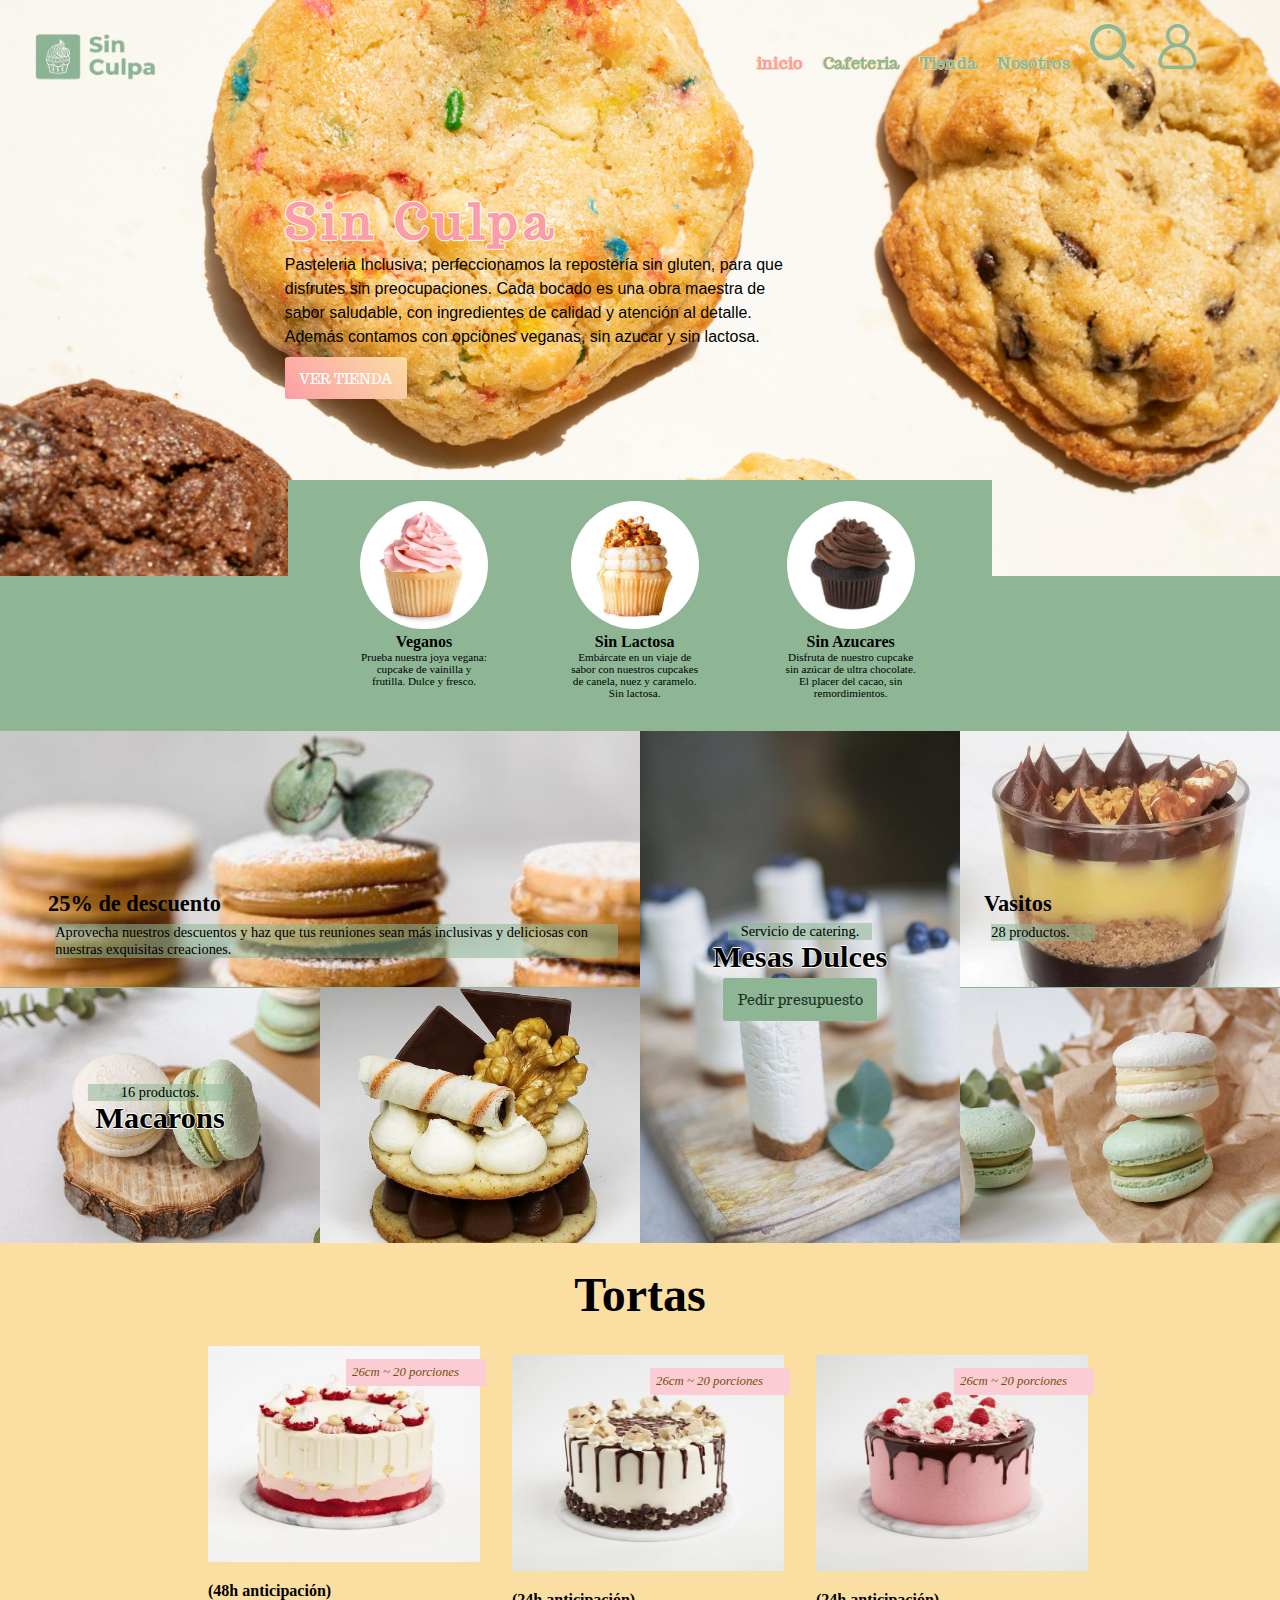
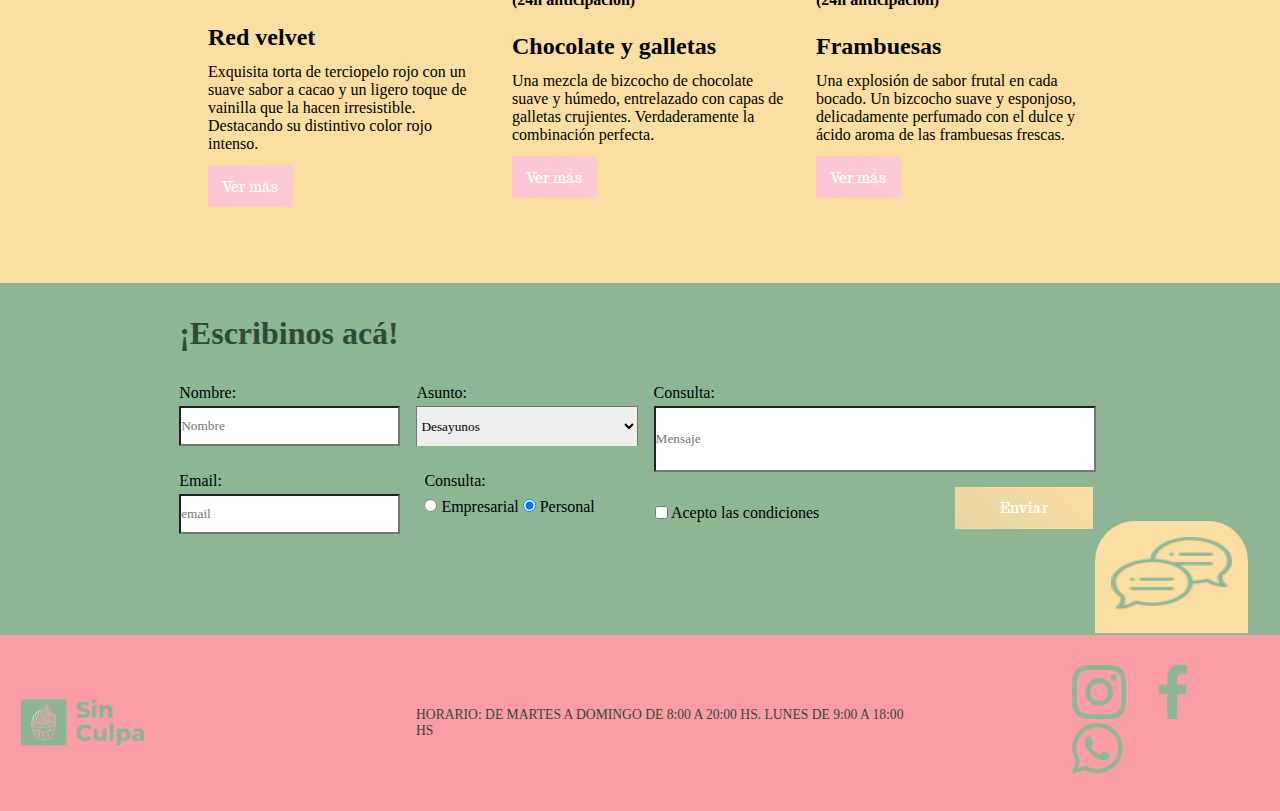
<file: diseñosWebs/obligatorio/index.html>
<!DOCTYPE html>
<html lang="es">

<head>
  <meta charset="UTF-8">
  <meta name="viewport" content="width=device-width, initial-scale=1.0">
  <link rel="stylesheet" href="estilo.css">
  <title>Sin Culpa.</title>
</head>

<body id="bodyIndex">
  <div class="encabezado">
    <header>
      <a href="index.html"> <img src="img/logo.png" alt="logo: Sin culpa" class="logo"> </a>

      <nav>
        <a href="index.html" class="actual">inicio</a>
        <a href="cafeteria.html">Cafeteria</a>
        <a href="error.html">Tienda</a>
        <a href="error.html">Nosotros</a>
        <a href="error.html"><img src="img/lupa.png" alt="" class="iconos"></a>
        <a href="error.html"><img src="img/usuario.png" alt="" class="iconos"></a>
      </nav>
    </header>
    <div class="contenedor">
      <h1>Sin Culpa</h1>
      <p>Pasteleria Inclusiva; perfeccionamos la repostería sin gluten,
        para que disfrutes sin preocupaciones. Cada bocado es una obra maestra de sabor
        saludable, con ingredientes de calidad y atención al detalle. Además contamos con opciones veganas, sin azucar y
        sin lactosa.</p>
      <a href="index.html" id="verTienda">VER TIENDA</a>

    </div>
  </div>

  <div id="relative">

    <article id="art1"> <img src="img/vegana.jpg" alt="">
      <h4>Veganos</h4>
      <p>Prueba nuestra joya vegana: cupcake de vainilla y frutilla. Dulce y fresco.</p>
    </article>
    <article id="art2"><img src="img/sinLacteos.jpg" alt="">
      <h4>Sin Lactosa</h4>
      <p>Embárcate en un viaje de sabor con nuestros cupcakes de canela, nuez y caramelo. Sin lactosa.</p>
    </article>
    <article id="art3"><img src="img/sinAzucares.jpg" alt="">
      <h4>Sin Azucares</h4>
      <p>Disfruta de nuestro cupcake sin azúcar de ultra chocolate. El placer del cacao, sin remordimientos.</p>
    </article>
  </div>




  <section id="catering">
    <div id="cateringOff">
      <article>
        <h3>25% de descuento</h3>
        <p id="descuento">Aprovecha nuestros descuentos y haz que tus reuniones sean más inclusivas y deliciosas con
          nuestras
          exquisitas
          creaciones.</p>
      </article>
    </div>

    <div id="dosContenedor">
      <div id="macarons">
        <article>
          <p>16 productos.</p>
          <h2>Macarons</h2>
        </article>
      </div>
      <div id="masaSablee"></div>
    </div>

    <div id="mesaDulce">
      <article>
        <p>Servicio de catering.</p>
        <h2>Mesas Dulces</h2>
        <a href="error.html" class="botonVerde">Pedir presupuesto</a>
      </article>
    </div>
    <div id="vasitos">
      <article>
        <h3>Vasitos</h3>
        <p>28 productos.</p>
      </article>
    </div>
    <div id="macaronsDos"></div>
  </section>


  <section id="sectionTortas">
    <div id="tortas">
      <h1>Tortas</h1>
      <div id="articulos">

        <article id="tortasArt1">
          <blockquote><em>26cm ~ 20 porciones</em></blockquote><img src="img/torta1.jpg" alt="Torta red velvet">

          <p><b>(48h anticipación)</b></p>
          <h2>Red velvet</h2>
          <p>Exquisita torta de terciopelo rojo con un suave sabor a cacao y un ligero toque de vainilla que la hacen
            irresistible. Destacando su distintivo color rojo intenso.</p>
          <a href="index.html" class="botonTortas"> Ver más </a>
        </article>
        <article id="tortasArt2">
          <blockquote><em>26cm ~ 20 porciones</em></blockquote><img src="img/torta2.jpg"
            alt="Torta de chocolate y galletas">
          <p><b>(24h anticipación)</b></p>
          <h2>Chocolate y galletas</h2>
          <p>Una mezcla de bizcocho de chocolate suave y húmedo, entrelazado con capas de galletas crujientes.
            Verdaderamente la combinación perfecta.</p>
            <a href="index.html" class="botonTortas"> Ver más </a>
          </article>
        <article id="tortasArt3">
          <blockquote><em>26cm ~ 20 porciones</em></blockquote><img src="img/torta3.jpg" alt="Torta de frambuesas">
          <p><b>(24h anticipación)</b></p>
          <h2>Frambuesas</h2>
          <p> Una explosión de sabor frutal en cada bocado. Un bizcocho suave y esponjoso, delicadamente perfumado con
            el
            dulce y ácido aroma de las frambuesas frescas. </p>
            <a href="index.html" class="botonTortas"> Ver más </a>
          </article>
      </div>
    </div>
  </section>

  <section id="form">

    <h2>¡Escribinos acá!</h2>
    <form action="form">

      <div class="juntos" id="nomb">
        <label for="nombre" class="alinear">Nombre:</label>
        <input type="text" placeholder="Nombre" id="nombre" class="input" required>
      </div>

      <div id="separar" class="juntos">
        <label for="asunto" class="alinear">Asunto:</label>
        <select name="asunto" id="asunto">
          <option value="mapa">Desayunos</option>
          <option value="mapa">alguna idea diferente</option>
          <option value="mapa">Eventos</option>
          <option value="mapa">Otro</option>
        </select>
      </div>

      <div id="mj" class="juntos">
        <label for="mensaje" class="alinear">Consulta:</label>
        <input type="text" placeholder="Mensaje" class="input" id="mensaje" required>
        
      </div>


      <div class="treinta" id="em">
        <label for="email" class="alinear">Email:</label>
        <input type="email" placeholder="email" id="email" class="input" required>
      </div>



      <div class="divv" id="consulta">
        <p class="divv" id="ji">Consulta:</p>
        <input type="radio" name="consulta" id="acuerdo">
        <label for="acuerdo">Empresarial</label>
        <input type="radio" name="consulta" id="personal" checked>
        <label for="personal">Personal</label>

      </div>



      <div id="massAcepto">
        <input type="checkbox" id="acepto">
        <label for="acepto">Acepto las condiciones</label>
      </div>
      <div class="divv" id="button">
        <button formaction="index.html" class="botonAmarillo">Enviar</button>
      </div>
    </form>
    <a href="index.html"> <img src="img/chat.png" alt="chat" id="chat"> </a>
  </section>

  <footer>
    <a href="index.html"> <img src="img/logo.png" alt="logo: Sin culpa" id="logoFooter"> </a>
    <p>HORARIO: DE MARTES A DOMINGO DE 8:00 A 20:00 HS. LUNES DE 9:00 A 18:00 HS</p>
    <div id="iconosSeparar">
      <a href="https://www.instagram.com/?hl=en"> <img src="img/instagram.png" alt="" class="iconosFooter"> </a>
      <a href="https://es-la.facebook.com/"> <img src="img/facebook.png" alt="" class="iconosFooter"> </a>
      <a href="https://web.whatsapp.com/"> <img src="img/whatsapp.png" alt="" class="iconosFooter"> </a>
    </div>


  </footer>

</body>

</html>
</file>
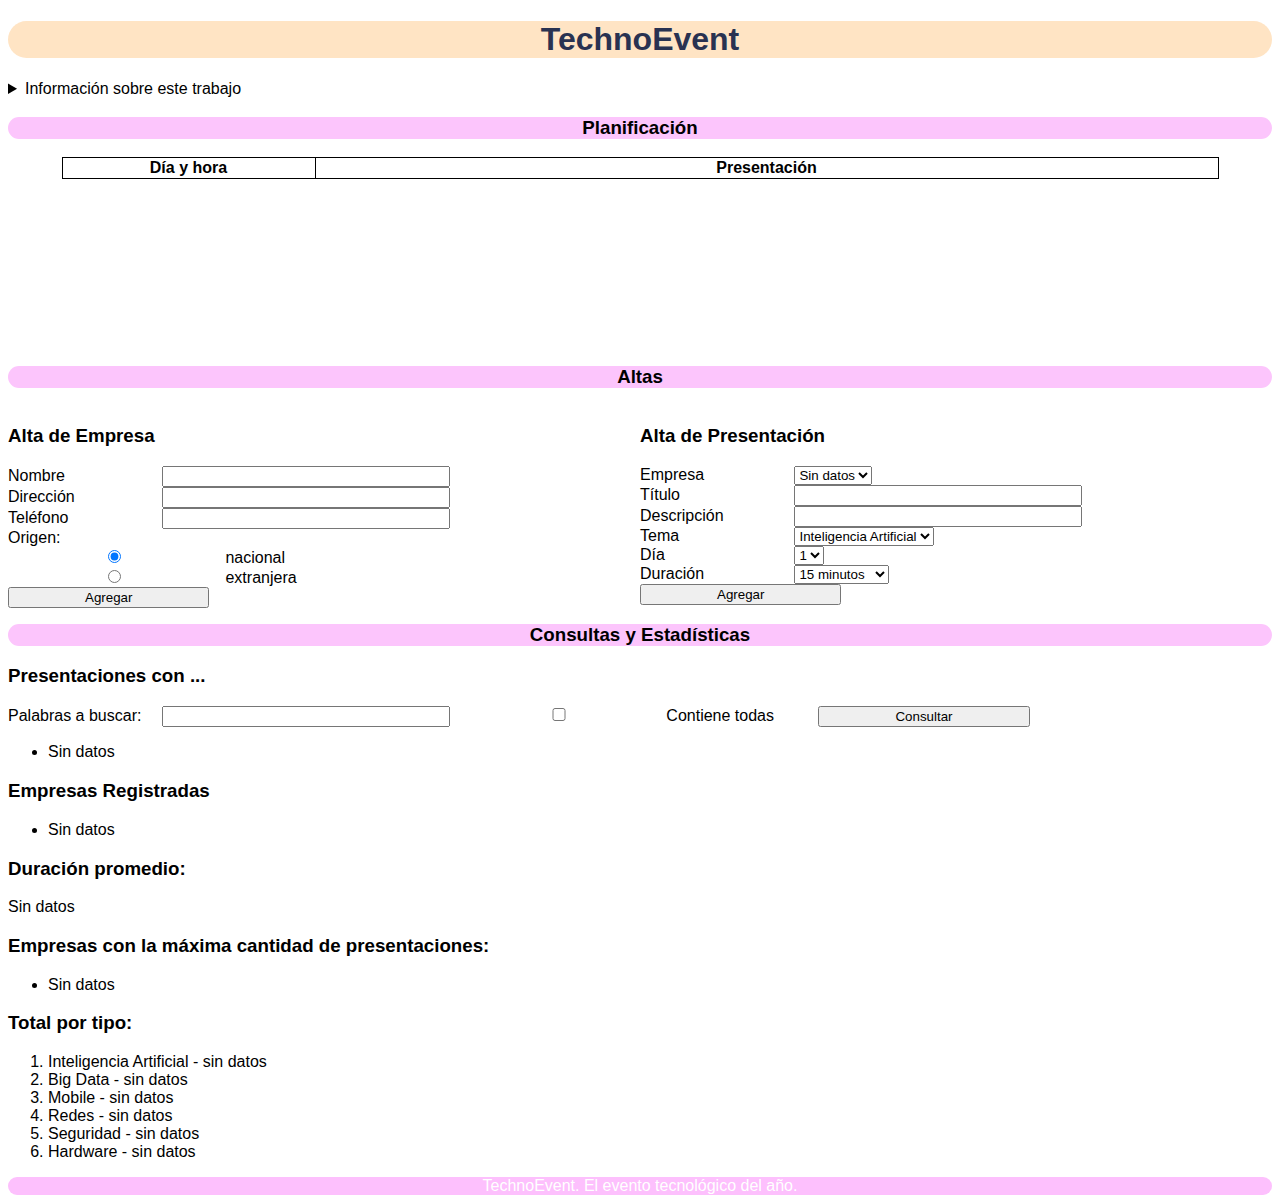
<file: diseñosWebs/obligatoriojs/index.html>
<!-- Erica Silva  -->

<!DOCTYPE html>
<html lang="es">
<head>
	<meta charset="utf-8">
	<meta name="viewport" content="width=device-width, initial-scale=1">
	<title>Obligatorio</title> 
	<link rel="stylesheet" type="text/css" href="CSS/style.css">
	<script type="text/javascript" src="JS/clases.js"></script>
	<script type="text/javascript" src="JS/funciones.js"></script>
</head>

<body>
	<header id="title">
		 <h1>TechnoEvent</h1>
		
	</header> 

	<details>
		<summary>Información sobre este trabajo</summary>
		<p>Página para un evento tecnológico.</p>
		<p>Sistema creado por: Erica Silva.</p>
		
	</details>

	<article class="table-article">
		<h3 class="subtitle">Planificación</h3>
		<section class="table-section">
			<h6 id="hiddenTitle">Vacio</h6> <!--En CSS tiene 'display: none' para eliminar un warning al validar-->
			<table>
				<thead>
					<tr>
						<th class="day-row">Día y hora</th>
						<th class="presentation-row">Presentación</th>
					</tr>
				</thead>
				<tbody id="idTableBody">
					<tr class="table-day-one">
						<td>1 - 8:00</td>
						<td rowspan="2">1era Presentación del día 1 de 30 minutos</td>
					</tr>
					<tr class="table-day-one">
						<td>1 - 8:15</td>
					</tr>
					<tr class="table-day-one">
						<td>1 - 8:30</td>
						<td rowspan="3">2da Presentación del día 1 de 45 minutos</td>
					</tr>
					<tr class="table-day-one">
						<td>1 - 8:45</td>
					</tr>
					<tr class="table-day-one">
						<td>1 - 9:00</td>
					</tr>
					<tr class="table-day-one">
						<td>1 - 9:15</td>
						<td>3era Presentación del día 1 de 15 minutos</td>
					</tr>
					<tr class="table-day-two">
						<td>2 - 8:00</td>
						<td>1era Presentación del día 2 de 15 minutos</td>
					</tr>
					<tr class="table-day-two">
						<td>2 - 8:15</td>
						<td rowspan="2">2da Presentación del día 2 de 30 minutos</td>
					</tr>
					<tr class="table-day-two">
						<td>2 - 8:30</td>
					</tr>
					<tr class="table-day-three">
						<td>3 - 8:00</td>
						<td rowspan="4">1era Presentación del día 3 de 60 minutos</td>
					</tr>
					<tr class="table-day-three">
						<td>3 - 8:15</td>
					</tr>
					<tr class="table-day-three">
						<td>3 - 8:30</td>
					</tr>
					<tr class="table-day-three">
						<td>3 - 8:45</td>
					</tr>
					<tr class="table-day-four">
						<td>4 - 8:00</td>
						<td rowspan="3">1era Presentación del día 4 de 45 minutos</td>
					</tr>
					<tr class="table-day-four">
						<td>4 - 8:15</td>
					</tr>
					<tr class="table-day-four">
						<td>4 - 8:30</td>
					</tr>
					<tr class="table-day-five">
						<td>5 - 8:00</td>
						<td rowspan="4">1era Presentación del día 5 de 60 minutos</td>
					</tr>
					<tr class="table-day-five">
						<td>5 - 8:15</td>
					</tr>
					<tr class="table-day-five">
						<td>5 - 8:30</td>
					</tr>
					<tr class="table-day-five">
						<td>5 - 8:45</td>
					</tr>
				</tbody>
			</table>
		</section>
	</article>

	<article class="form-article">
		<h3 class="subtitle">Altas</h3>
		<section class="form-section">
			<h3>Alta de Empresa</h3>
			<form action="#" method="get" id="idCompany">
				<div>
					<label for="companyName" class="form-label">Nombre</label>
					<input type="text" name="companyName" id="companyName" class="text-box" maxlength="30" required>
				</div>
				<div>
					<label for="companyAddress" class="form-label">Dirección</label>
					<input type="text" name="companyAddress" id="companyAddress" class="text-box" maxlength="30" required>
				</div>
				<div>
					<label for="companyPhoneNumber" class="form-label">Teléfono</label>
					<input type="text" name="companyPhoneNumber" id="companyPhoneNumber" class="text-box" maxlength="30" required>
				</div>

				<div>
					<p class="origin-label">Origen:</p>
					<div>
						<input type="radio" name="origin" id="nationalOrigin" value="nacional" checked>
						<label for="nationalOrigin">nacional</label>
					</div> 
					<div>
						<input type="radio" name="origin" id="foreignOrigin" value="extranjera">
						<label for="foreignOrigin">extranjera</label>
					</div>
				</div>

				<div>
					<button type="button" id="addCompanyButton">Agregar</button>
				</div>
			</form>
		</section>
		
		<section>
			<h3 id="presentationSubtitle">Alta de Presentación</h3>
			<form action="#" method="get" id="idPresentation">
				<div>
					<label for="companyCombo" class="form-label">Empresa</label>
					<select name="companyCombo" id="companyCombo">
						<option>Sin datos</option>
					</select>
				</div>
				<div>
					<label for="presentationTitle" class="form-label">Título</label>
					<input type="text" name="presentationTitle" id="presentationTitle" class="text-box" maxlength="30" required>
				</div>
				<div>
					<label for="presentationDescription" class="form-label">Descripción</label>
					<input type="text" name="presentationDescription" id="presentationDescription" class="text-box" maxlength="60" required>
				</div>
				<div>
					<label for="presentationTopic" class="form-label">Tema</label>
					<select name="presentationTopic" id="presentationTopic">
						<option>Inteligencia Artificial</option>
						<option>Big Data</option>
						<option>Mobile</option>
						<option>Redes</option>
						<option>Seguridad</option>
						<option>Hardware</option>
					</select>
				</div>
				<div>
					<label for="presentationDay" class="form-label">Día</label>
					<select name="presentationDay" id="presentationDay">
						<option>1</option>
						<option>2</option>
						<option>3</option>
						<option>4</option>
						<option>5</option>
					</select>
				</div>
				<div>
					<label for="presentationLength" class="form-label">Duración</label>
					<select name="presentationLength" id="presentationLength">
						<option>15 minutos</option>
						<option>30 minutos</option>
						<option>45 minutos</option>
						<option>60 minutos</option>
						<option>120 minutos</option>
						<option>180 minutos</option>
					</select>
				</div>
				<div>
					<button type="button" id="addPresentationButton">Agregar</button>
				</div>
			</form>
		</section>

		<h3 class="subtitle">Consultas y Estadísticas</h3>
		<section>
			<h3>Presentaciones con ...</h3>
			<div>
				<form id="idSearch">
					<label for="searchBox" class="form-label">Palabras a buscar:</label>
					<input type="text" name="searchBox" id="searchBox" class="text-box" maxlength="30" required>
					<input type="checkbox" name="containAll" id="idCheckBox">
					<label for="idCheckBox" class="checkbox-label">Contiene todas</label>
					<button type="button" id="searchButton">Consultar</button>
				</form>
			</div>

			<ul id="searchList">
				<li>Sin datos</li>
			</ul>

			<h3>Empresas Registradas</h3>
			<ul id="companyList">
				<li>Sin datos</li>
			</ul>

			<h3>Duración promedio:</h3>
			<p id="averageTime">Sin datos</p>

			<h3>Empresas con la máxima cantidad de presentaciones:</h3>
			<ul id="maxCompanyList">
				<li>Sin datos</li>
			</ul>

			<h3>Total por tipo:</h3>
			<ol id="topicList">
				<li>Inteligencia Artificial - <span id="topicAI">sin datos</span></li>
				<li>Big Data - <span id="topicBigData">sin datos</span></li>
				<li>Mobile - <span id="topicMobile">sin datos</span></li>
				<li>Redes - <span id="topicSocialMedia">sin datos</span></li>
				<li>Seguridad - <span id="topicSecurity">sin datos</span></li>
				<li>Hardware - <span id="topicHardware">sin datos</span></li>
			</ol>
		</section>
	</article>

	<footer>
		TechnoEvent. El evento tecnológico del año.
	</footer>

</body>
</html>
</file>
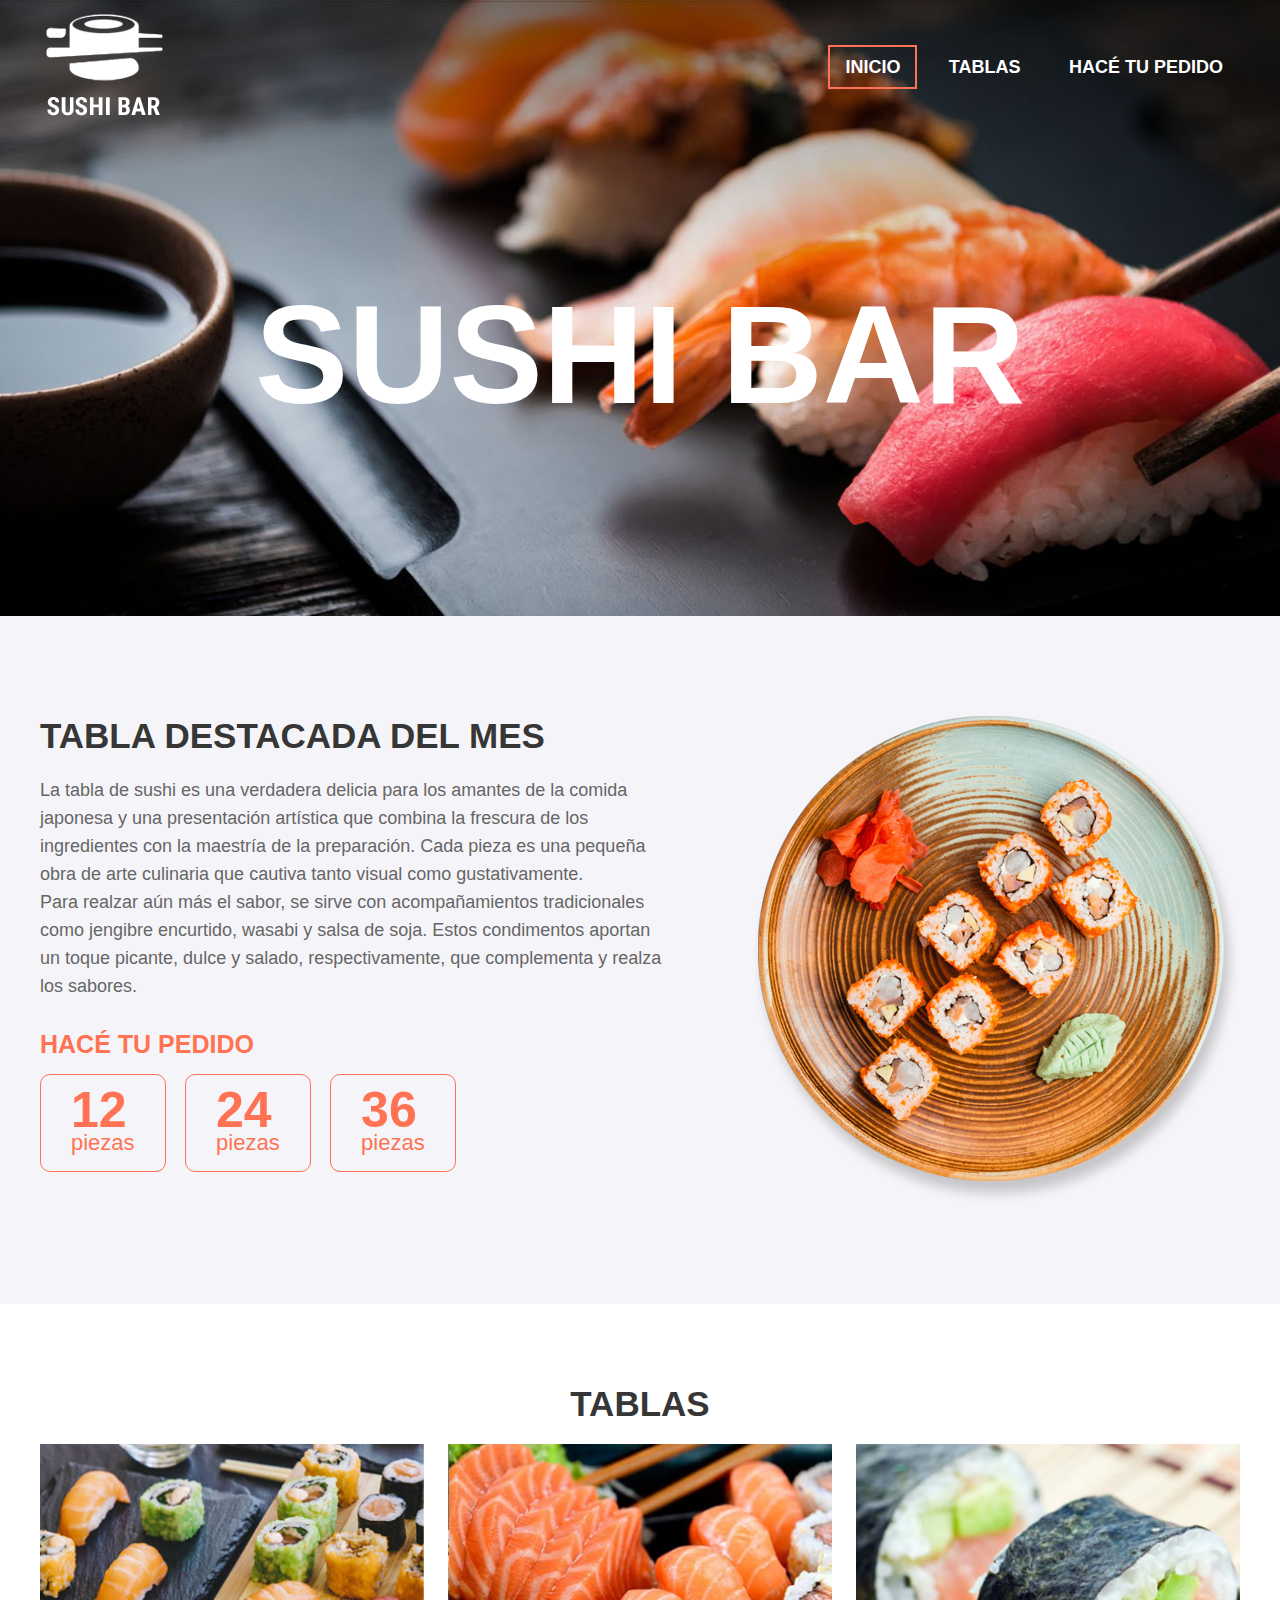
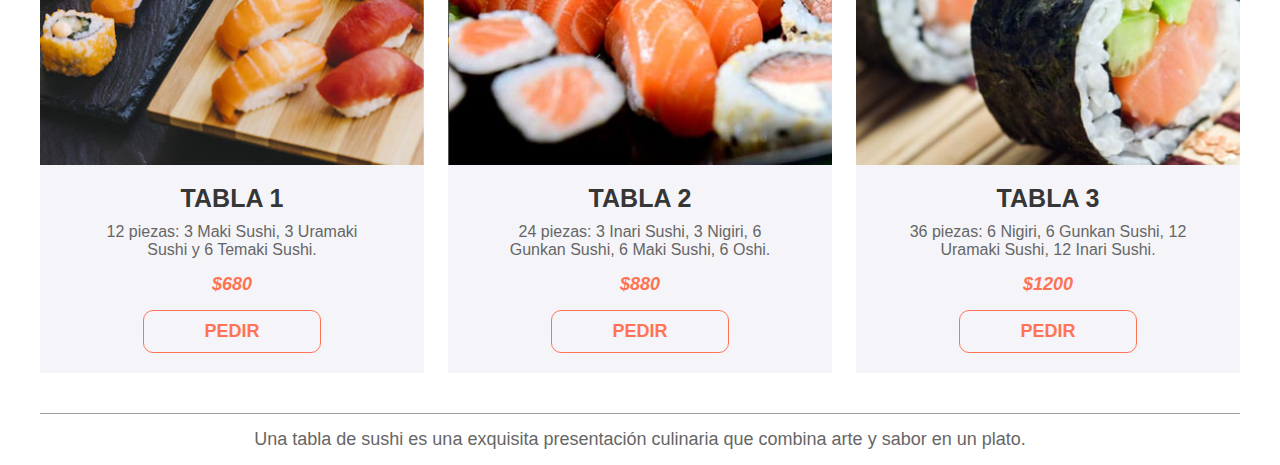
<file: diseñosWebs/PARCIAL/index.html>
<!DOCTYPE html>
<html lang="es">

<head>
    <meta charset="UTF-8">
    <meta name="viewport" content="width=device-width, initial-scale=1.0">
    <title>SUSHI BAR – Bienvenidos!</title>
    <link rel="stylesheet" href="estilos.css">
</head>

<body>
    <div id="encabezado">
        <header class="contenedor">
            <a href="index.html">
                <img src="img/logo_blanco.png" alt="logo del sushi bar">
            </a>
            <nav>
                <a href="index.html" class="actual">INICIO</a>
                <a href="#tablas">TABLAS</a>
                <a href="pedidos.html">HACÉ TU PEDIDO</a>
            </nav>
        </header>

        <h1>SUSHI BAR</h1>
    </div>

    <main>

        <section id="destacada">
            <article class="contenedor">
                <div>
                    <h2>TABLA DESTACADA DEL MES</h2>
                    <p>
                        La tabla de sushi es una verdadera delicia para los amantes de la comida japonesa y una
                        presentación artística que combina la frescura de los ingredientes con la maestría de la
                        preparación. Cada pieza es una pequeña obra de arte culinaria que cautiva tanto visual como
                        gustativamente. <br>
                        Para realzar aún más el sabor, se sirve con acompañamientos tradicionales como jengibre
                        encurtido, wasabi y salsa de soja. Estos condimentos aportan un toque picante, dulce y salado,
                        respectivamente, que complementa y realza los sabores.
                    </p>
                    <h3>HACÉ TU PEDIDO</h3>
                    <a href="#uno"><span>12</span> piezas</a>
                    <a href="#uno"><span>24</span> piezas</a>
                    <a href="#uno"><span>36</span> piezas</a>
                </div>
                <img src="img/destacado.png" alt="Tabla destacada del mes">
            </article>
        </section>

        <section id="tablas" class="contenedor">
            <h2> TABLAS</h2>
            <article>
                <img src="img/tabla1.jpg" alt="tabla de sushi 1" id="uno">
                <h3> TABLA 1</h3>
                <p> 12 piezas: 3 Maki Sushi, 3 Uramaki Sushi y 6 Temaki Sushi.</p>
                <p class="precio">$680</p>
                <a href="pedidos.html">PEDIR</a>
            </article>
            <article>
                <img src="img/tabla2.jpg" alt="tabla de sushi 2">
                <h3> TABLA 2</h3>
                <p>24 piezas: 3 Inari Sushi, 3 Nigiri, 6 Gunkan Sushi, 6 Maki Sushi, 6 Oshi.</p>
                <p class="precio">$880</p>
                <a href="pedidos.html">PEDIR</a>
            </article>
            <article>
                <img src="img/tabla3.jpg" alt="tabla de sushi 3">
                <h3> TABLA 3</h3>
                <p> 36 piezas: 6 Nigiri, 6 Gunkan Sushi, 12 Uramaki Sushi, 12 Inari Sushi.</p>
                <p class="precio">$1200</p>
                <a href="pedidos.html">PEDIR</a>
            </article>
        </section>
    </main>

    <footer class="contenedor footer">
        Una tabla de sushi es una exquisita presentación culinaria que combina arte y sabor en un plato.
    </footer>

</body>

</html>
</file>
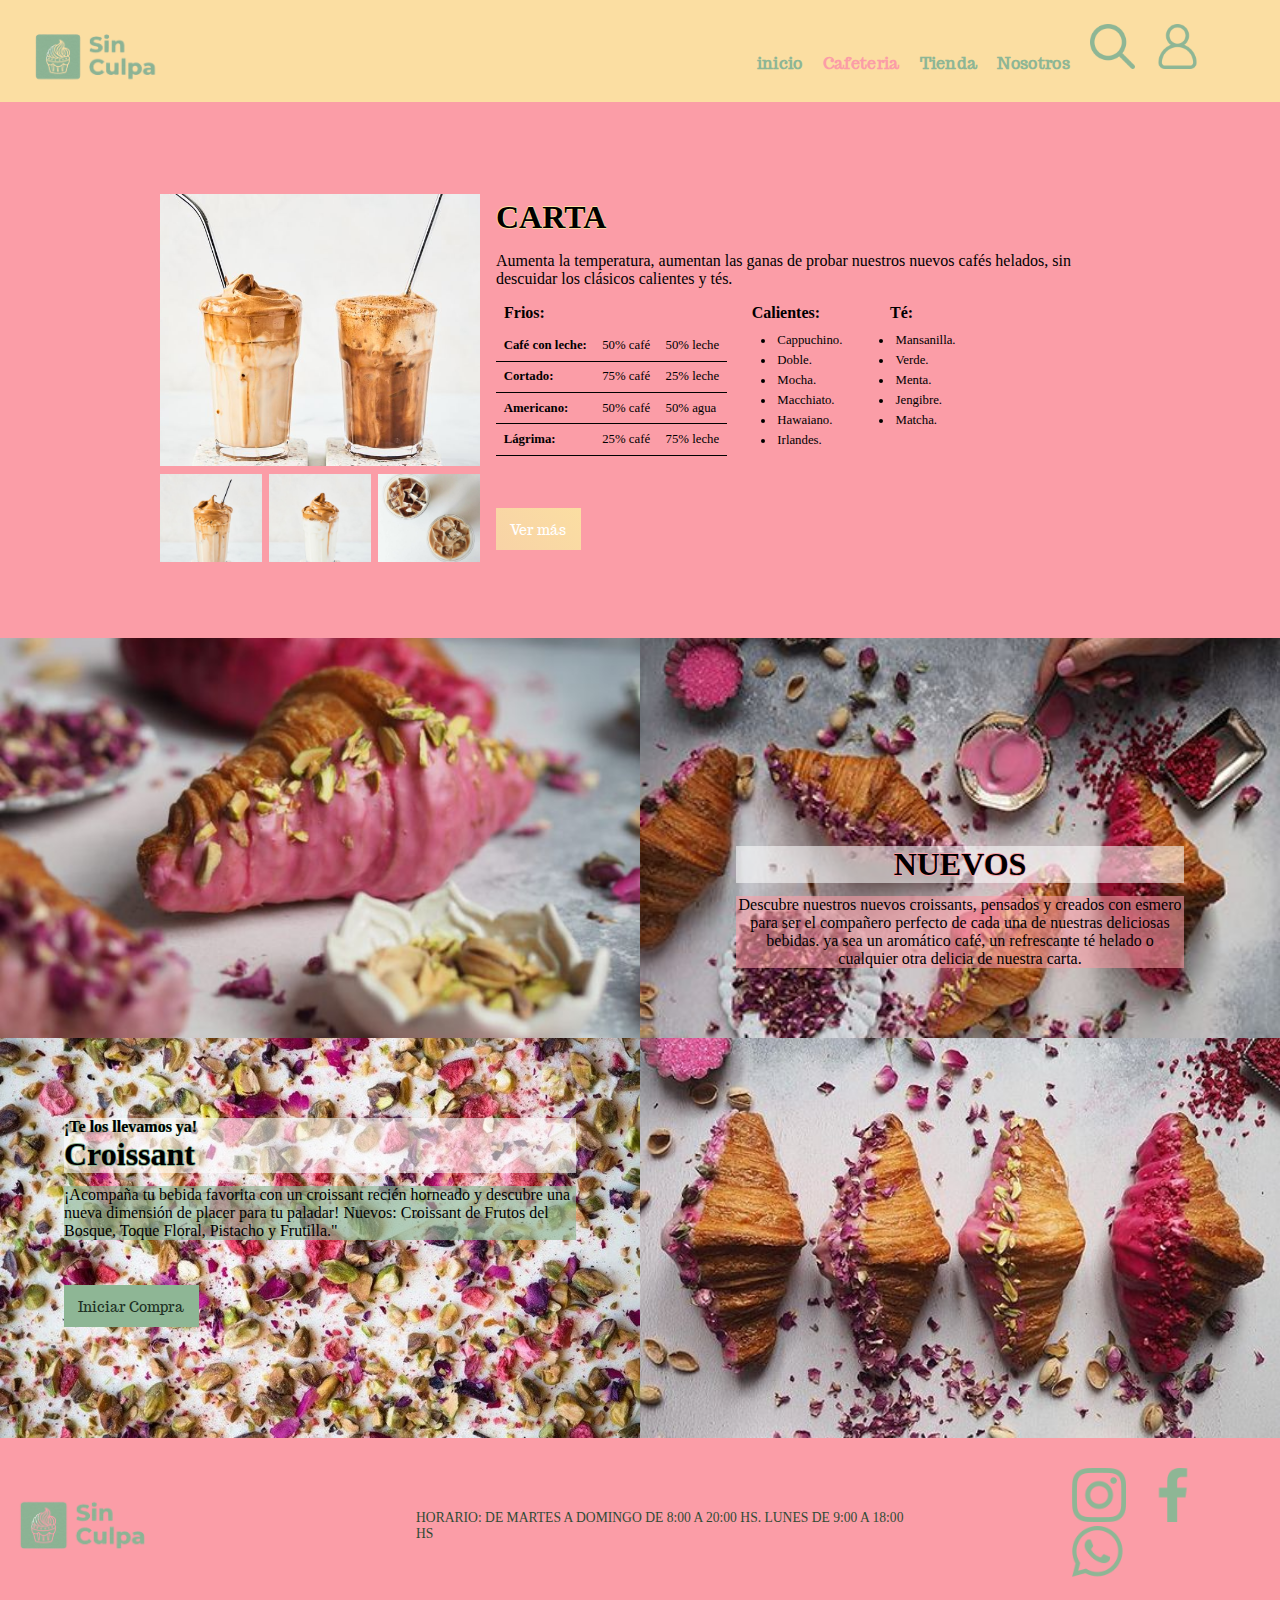
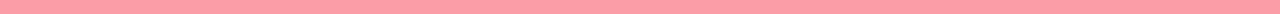
<file: diseñosWebs/obligatorio/cafeteria.html>
<!DOCTYPE html>
<html lang="es">

<head>
  <meta charset="UTF-8">
  <meta name="viewport" content="width=device-width, initial-scale=1.0">
  <link rel="stylesheet" href="estilo.css">
  <title>Cafeteria</title>
</head>

<body id="bodyCafeteria">
  <header class="segundoHeader">
    <a href="index.html"> <img src="img/logo.png" alt="" class="logo"> </a>

    <nav>
      <a href="index.html">inicio</a>
      <a href="cafeteria.html" class="actual">Cafeteria</a>
      <a href="error.html">Tienda</a>
      <a href="error.html">Nosotros</a>
      <a href="error.html"><img src="img/lupa.png" alt="" class="iconos"></a>
      <a href="error.html"><img src="img/usuario.png" alt="" class="iconos"></a>
    </nav>
  </header>
     
  <section id="cafe">
    <div id="divCafe">
      <div id="cajaUno">
        <div id="cafeUno"></div>
        <div id="cafesChicos">
          <div id="cafeDos"></div>
          <div id="cafeTres"></div>
          <div id="cafeCuatro"></div>
        </div>
      </div>
      <div id="cajaDos">
        <h1>CARTA</h1>
        <p>Aumenta la temperatura, aumentan las ganas de probar nuestros nuevos cafés helados, sin descuidar los
          clásicos calientes y tés.</p>


        <div class="tabla-y-lista">
          <div id="table">
            <h4>Frios:</h4>
            <table>
              <tr>
                <th>Café con leche: </th>
                <td>50% café</td>
                <td>50% leche</td>
              </tr>

              <tr>
                <th>Cortado: </th>
                <td> 75% café</td>
                <td>25% leche</td>
              </tr>

              <tr>
                <th>Americano: </th>
                <td>50% café</td>
                <td>50% agua</td>
              </tr>
              <tr>

                <th>Lágrima:</th>

                <td>25% café</td>
                <td>75% leche</td>
              </tr>
            </table>
          </div>
          <div class="ul">
            <h4>Calientes:</h4>
            <ul class="lista">

              <li>Cappuchino.</li>
              <li>Doble.</li>
              <li>Mocha.</li>
              <li>Macchiato.</li>
              <li>Hawaiano.</li>
              <li>Irlandes.</li>

            </ul>
          </div>

          <div class="ul">
            <h4>Té:</h4>
            <ul class="lista">

              <li>Mansanilla.</li>
              <li>Verde.</li>
              <li>Menta.</li>
              <li>Jengibre.</li>
              <li>Matcha.</li>

            </ul>
          </div>
        </div>
        <a href="error.html" id="cafeBoton" class="botonAmarillo"> Ver más </a>

      </div>

    </div>

  </section>

  <section id="nuevos">
    <div class="nuevosImg">
    </div>

    <div id="nuevoUno" class="nuevosImg">
      <article id="articleNuevo">
        <h2>NUEVOS</h2>
        <p>Descubre nuestros nuevos croissants, pensados y creados con esmero para ser el compañero perfecto de cada una
          de nuestras deliciosas bebidas. ya sea un aromático café, un refrescante té helado o cualquier otra delicia de
          nuestra carta. </p>
      </article>
    </div>

    <div class="nuevosImg">
      <article id="articleTeLoLLevamos">
        <h4>¡Te los llevamos ya!</h4>
        <h2>Croissant</h2>
        <p>¡Acompaña tu bebida favorita con un croissant recién horneado y descubre una nueva dimensión de placer para
          tu paladar! Nuevos: Croissant de Frutos del Bosque, Toque Floral, Pistacho y Frutilla."</p>
        <a href="cafeteria.html" class="botonVerde" id="nuevoBoton"> Iniciar Compra </a>
      </article>
    </div>

    <div class="nuevosImg">

    </div>
  </section>

  <footer>
    <a href="index.html"> <img src="img/logo.png" alt="" id="logoFooter"> </a>
    <p>HORARIO: DE MARTES A DOMINGO DE 8:00 A 20:00 HS. LUNES DE 9:00 A 18:00 HS</p>
    <div id="iconosSeparar">
      <a href="https://www.instagram.com/?hl=en"> <img src="img/instagram.png" alt="" class="iconosFooter"> </a>
      <a href="https://es-la.facebook.com/"> <img src="img/facebook.png" alt="" class="iconosFooter"> </a>
      <a href="https://web.whatsapp.com/"> <img src="img/whatsapp.png" alt="" class="iconosFooter"> </a>
    </div>


  </footer>

</body>

</html>
</file>
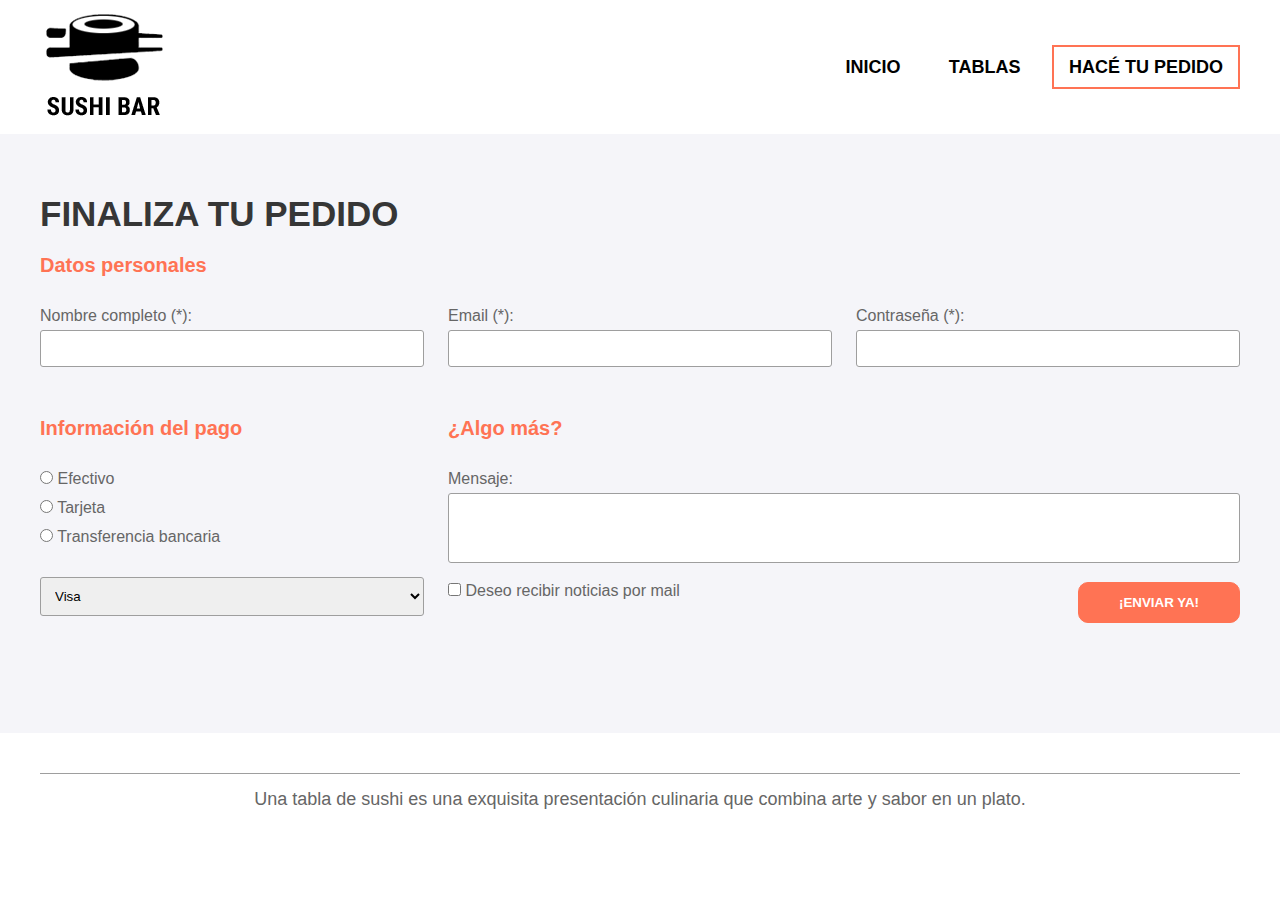
<file: diseñosWebs/PARCIAL/pedidos.html>
<!DOCTYPE html>
<html lang="es">

<head>
    <meta charset="UTF-8">
    <meta name="viewport" content="width=device-width, initial-scale=1.0">
    <title>Finaliza tu pedido</title>
    <link rel="stylesheet" href="estilos.css">
</head>

<body>

    <header class="contenedor">
        <a href="index.html">
            <img src="img/logo_negro.png" alt="logo del sushi bar">
        </a>
        <nav class="negro">
            <a href="index.html">INICIO</a>
            <a href="index.html">TABLAS</a>
            <a href="pedidos.html" class="actual">HACÉ TU PEDIDO</a>
        </nav>
    </header>

    <main class="gris">
        <section id="pedido" class="contenedor">
            <h2>FINALIZA TU PEDIDO</h2>

            <form action="#" method="post">
                <fieldset class="datos">
                    <legend>Datos personales</legend>
                    <div>
                        <label for="nombre">Nombre completo (*):</label> <br>
                        <input type="text" name="nombre" id="nombre" required>
                    </div>
                    <div>
                        <label for="email">Email (*):</label> <br>
                        <input type="email" name="email" id="email" required>
                    </div>
                    <div>
                        <label for="pass">Contraseña (*):</label><br>
                        <input type="password" name="pass" id="pass" required>
                    </div>
                </fieldset>

                <fieldset class="pago">
                    <legend>Información del pago</legend>

                    <input type="radio" name="pago" id="efectivo" value="efectivo">
                    <label for="efectivo">Efectivo</label> <br>

                    <input type="radio" name="pago" id="tarjeta" value="tarjeta">
                    <label for="tarjeta">Tarjeta</label> <br>

                    <input type="radio" name="pago" id="tra" value="tra">
                    <label for="tra">Transferencia bancaria</label> <br>

                    <select name="tarjeta">
                        <option value="VISA">Visa</option>
                        <option value="MASTER">Master</option>
                        <option value="OCA">Oca</option>
                        <option value="OTRA">Otra</option>
                    </select>
                </fieldset>

                <fieldset class="final">
                    <legend>¿Algo más?</legend>
                    <label for="msj">Mensaje:</label>
                    <textarea name="msj" id="msj"></textarea>

                    <div class="boton_flex">
                        <div>
                            <input type="checkbox" name="noticias" id="noticias">
                            <label for="noticias">Deseo recibir noticias por mail</label>
                        </div>
                        <button type="submit">¡ENVIAR YA!</button>
                    </div>
                </fieldset>
            </form>

        </section>
    </main>

    <footer class="contenedor footer">
        Una tabla de sushi es una exquisita presentación culinaria que combina arte y sabor en un plato.
    </footer>
</body>

</html>
</file>
<file: diseñosWebs/obligatorio/estilo.css>
@import url('https://fonts.googleapis.com/css2?family=Trocchi&display=swap');

* {

  margin: 0em;
  padding: 0em;
  font-family: "Segoe UI";
  box-sizing: border-box;
  text-decoration: none;
}
body{
  max-width: 1920px;
  min-width: 900px;
}

#bodyIndex {
  background-color: #8eb695;
}

#bodyCafeteria {
  background-color: #fb9da7;
}

.encabezado {
  height: 36em;
  background-image: url(img/principal.jpg);
  background-size: cover;
  background-position: top center;
  background-color: #222222;
}

header {
  position: relative;
  display: flex;
  justify-content: space-between;
  align-items: center;
  padding: 3.2em;
  margin-bottom: 8.5em;
}

.logo {
  position: absolute;
  width: 12%;
  top: 1em;
  left: 1em;
}

nav {
  position: absolute;
  top: 1.5em;
  right: 5em;
}

nav a {
  color: #8eb695;
  font-weight: bold;
  margin-left: 1em;
  font-family: 'Trocchi', serif;
  letter-spacing: 0.02em;
  text-shadow: 0.02em 0 0 #fbdea2,
    0em 0.02em #fbdea2,
    -0.02em 0 0 #fbdea2,
    0 -0.02em 0 #fbdea2;
}

nav a:hover {
  color: #83AF8B;
}

nav a:not(:hover) {
  transition: color 0.3s;
}

.actual {
  color: #fb9da7;
}

.actual:hover {
  color: #FA8995;
}

.iconos {
  width: 5vh;
}

.contenedor {
  width: 40%;
  margin-left: calc(50% - 22.2em);
  bottom: 3em;
  position: relative;
}

.contenedor h1 {
  font-family: 'Trocchi', serif;
  font-size: 3em;
  color: #fb9da7;
  letter-spacing: 0.1em;
  text-shadow: 0.02em 0 0 white,
    0px 0.02em white,
    -0.02em 0 0 white,
    0 -0.02em 0 white;
}

.contenedor p {
  font-family: Helvetica, Arial, sans-serif;
  line-height: 1.5em;
  color: black;
  margin-bottom: 1.2em;
}


#verTienda {
  font-family: 'Trocchi', serif;
  font-size: 0.9em;
  padding: 0.8em 1em;
  background: linear-gradient(45deg, #fb9da7, #fbdea2);
  color: white;
  border-radius: 0.2em;
  border: none;
}

#verTienda:hover {
  background: linear-gradient(45deg, #fbdea2, #fb9da7);
  color: #755006;
  transition: color 0.5s;
}

#verTienda:not(:hover),
.botonAmarillo:not(:hover),
.botonTortas:not(:hover),
.botonVerde {
  transition: color 0.5s;
}


#relative {
  background-color: #8eb695;
  position: relative;
  bottom: 6em;
  display: flex;
  padding: 2em;
  text-align: center;
  width: 55%;
  margin: 0 auto;
}

#relative article {
  margin: -0.7em 2.5em 0 2.5em;

}

#relative #art1 img,
#relative #art2 img,
#relative #art3 img {
  width: 8em;
  border-radius: 10em;
}

#relative p {
  font-size: 0.7em;
}


#catering {
  min-width: 1250px;
  background-color: #8eb695;
  margin-top: -6em;
  display: flex;
  flex-direction: column;
  height: 32em;
  flex-wrap: wrap;
  justify-content: space-between;
}

#catering p {
  font-size: 0.9em;
  margin: 0.5em 0.5em;
  background-color: #8eb6958b;
  width: 95%;
}

#catering h2 {
  font-size: 1.9em;
  margin-bottom: 0.5em;
  font-family: 'Palatino Linotype', 'Book Antiqua', Palatino, serif;
  text-shadow: 0.02em 0 0 white,
    0em 0.02em white,
    -0.02em 0 0 white,
    0 -0.02em 0 white;
}

#catering h3 {
  font-size: 1.4em;
  font-family: 'Palatino Linotype', 'Book Antiqua', Palatino, serif;
}

#cateringOff {
  background-image: url(img/cateringOff.jpg);
  background-size: 100%;
  background-position: right 0 bottom 70%;
  width: 50%;
  height: 16em;
  margin-bottom: 0.1em;
}

#cateringOff article {
  margin-top: 10em;
  margin-left: 3em;
}

#dosContenedor {
  width: 50%;
  display: flex;
}

#macarons {
  background-image: url(img/macarons.jpg);
  background-size: 100%;
  background-position: right 0 bottom 70%;
  width: 50%;
  height: 15.9em;
}

#macarons article {
  margin-top: 6em;
  text-align: center;
}

#vasitos p {
  width: 35%;
}


#masaSablee {
  background-image: url(img/masaSablee.jpg);
  background-size: 100%;
  background-position: right 0 bottom 45%;
  width: 50%;
  height: 15.9em;
}

#mesaDulce {
  background-image: url(img/mesaDulce.jpg);
  background-size: 100%;
  width: 25%;
  height: 32em;
}

#mesaDulce article {
  text-align: center;
  margin-top: 12em; 
}

#mesaDulce p,
#macarons p {
  width: 45%;
  margin: auto;
} 


.botonVerde {
  font-family: 'Trocchi', serif;
  font-size: 0.9em;
  padding: 0.8em 1em;
  background: linear-gradient(45deg, #8eb695, #8eb695);
  color: #203124;
  border-radius: 0.2em;
  border: none;
  margin-top: 2em;
  margin-top: 1em;
  margin-bottom: 3.5em;
}

.botonVerde:hover {
  background: linear-gradient(45deg, #9BBFA2, #83AF8C);
  color: white;
  transition: color 0.4s;
}

#vasitos {
  background-image: url(img/vasitos.jpg);
  background-size: 100%;
  background-position: right 0 bottom 45%;
  width: 25%;
  height: 16em;
}

#vasitos article {
  margin-top: 10em;
  margin-left: 1.5em;
}

#macaronsDos {
  background-image: url(img/macaronsDos.jpg);
  background-size: 100%;
  background-position: right 0 bottom 70%;
  width: 25%;
  height: 15.9em;
}

#sectionTortas {
  width: 100%;
  background-color: #fbdea2;
  height: 40em;
}

#tortas {
  background-color: #fbdea2;
  display: flex;
  flex-direction: column;
  align-items: center;
  width: 70%;
  margin: 0 auto;

}

#tortas h1 {
  width: 100%;
  font-size: 3em;
  text-align: center;
  font-family: 'Palatino Linotype', 'Book Antiqua', Palatino, serif;
  margin: 0.5em 0 0.5em 0;
}

#tortas h2 {
  margin: 0.1em 0 0.5em 0;
}

#articulos {
  display: flex;
  justify-content: space-between;
  align-items: center;
  width: 100%;
 
}
#articulos p {
  margin-bottom:1.5em;
}

#tortas article {
  flex: 1;
  margin: 0 1em;
  position: relative;
}


#tortas #tortasArt1 img,
#tortas #tortasArt2 img,
#tortas #tortasArt3 img {
  height: 13.5em;
  width: 17em;
  margin-bottom: 1em;
}


blockquote {
  background-color: #fcccd4;
  font-size: 0.8em;
  width: 11em;
  padding: 0.5em;
  position: absolute;
  right: -0.5em;
  top: 1em;
  color: #755006;
}

.botonTortas {
  font-family: 'Trocchi', serif;
  font-size: 0.9em;
  padding: 0.8em 1em;
  background: linear-gradient(45deg, rgb(255, 195, 209), #fcccd4);
  color: white;
  border-radius: 0.2em;
  border: none;
  margin-top: 2em;
  margin-bottom: 3.5em;
}

.botonTortas:hover {
  background: linear-gradient(45deg, #fcccd4, rgb(255, 195, 209));
  color: #755006;
  transition: color 0.4s;
}

#form {
  min-width: 1200px;
  height: 20em;
  background-color: #8eb695;
  text-align: left;
  position: relative;
}

#form h2 {
  font-size: 2em;
  margin-bottom: 1em;
  margin-left: 14%;
  color: #304B35;
  margin-top: 1em;
}

form {
  width: 72%;
  background-color: #8eb695;
  margin: auto;
  display: flex;
  flex-wrap: wrap;
}


#separar {
  width: 24%;
  margin-right: 1em;
  margin-left: 1em;
}

#asunto {
  height: 3em;
  width: 100%;
  border-bottom: none;
}

#em,
#nomb {
  width: 24%;
}

.juntos {
  width: 30%;
}

#massAcepto {
  width: 30%;
}

#mj {
  width: 48%;
}

#mensaje {
  height: 5em;
  width: 100%;
}

#nombre,
#email {
  height: 3em;
  width: 100%;
}

.input,
select {
  border-radius: 0em;
  width: 100%;
  margin-top: 0.3em;
}


#consulta {
  width: 25%;
  margin-left: 1.5em;
}

#button {
  width: 15%;
  margin-left: 1.5em;
}

#ji {
  margin-left: 0;
  margin-bottom: 0.5em;
}

#acepto {
  margin-top: 2.5em;
}

.botonAmarillo {
  font-family: 'Trocchi', serif;
  font-size: 0.9em;
  padding: 0.8em 1em;
  background: linear-gradient(45deg, rgba(247, 220, 166, 0.852), #fbdea2);
  color: white;
  border-radius: 0.2em;
  border: none;
  margin-top: 2em;
  margin-top: 1em;
  margin-bottom: 3.5em;
  width: 100%;
  border-radius: 0em;
}

.botonAmarillo:hover {
  background: linear-gradient(45deg, #fbdea2, rgba(247, 220, 166, 0.852));
  color: #304B35;
  transition: color 0.4s;
}

#chat {
  position: absolute;
  width: 17vh;
  height: 7em;
  bottom: 0.1em;
  right: 2em;
  background-color: #fbdea2;
  border-radius: 2.5em 2.5em 0 0;
  padding: 1em;
}

footer {
  min-width: 1200px;
  background-color: #fb9da7;
  color: #304B35;
  height: 11em;
  display: flex;
  align-items: center;
}
footer p {
  font-size: 0.85em;
  margin-left: 20%;
}


#logoFooter {
  width: 10em;
  height: auto;
  margin-right: auto;
}

.iconosFooter {
  width: 6vh;
  margin-left: 0.5em;
  margin-right: 0.5em;

}

#iconosSeparar {
  margin-left: 9em;
}



.segundoHeader {
  position: relative;
  display: flex;
  justify-content: space-between;
  align-items: center;
  padding: 3.2em;
  background-color: #fbdea2;
  margin-bottom: 1.5em;
}

#cafe {
  min-width: 1200px;
  background-color: #fb9da7;
  display: flex;
  align-items: center;
  height: 32em;
}

#cafeBoton {
  margin-top: 3.8em;
  border-radius: 0;
  width: 20%;
}

#divCafe {
  background-color: #fb9da7;
  width: 75%;
  height: 23.5em;
  margin: auto;
  display: grid;
  grid-template-columns: 1fr 2fr;
  grid-column-gap: 0;
}

#cajaUno {
  width: 100%;
  margin: 0;
  padding: 0;
}

#cajaDos {
  width: 97.5%;
  padding: 0;
  margin-left: 1em;
  margin-top: 0.3em;
}

#cajaDos h1 {
  margin-bottom: 0.5em;
  font-family: 'Palatino Linotype', 'Book Antiqua', Palatino, serif;
  text-shadow: 0.02em 0 0 #fbdea2,
    0em 0.02em #fbdea2,
    -0.02em 0 0 #fbdea2,
    0 -0.02em 0 #fbdea2;
}

#cafeUno {
  background-image: url(img/cafeUno.jpg);
  background-size: 100%;
  background-position: center;
  width: 100%;
  height: 17em;
}

#cafesChicos {
  display: flex;
  flex-direction: row;
  margin-top: 0.5em;
  width: 100%;
}

#cafeDos,
#cafeTres,
#cafeCuatro {
  background-position: center;
  background-size: 100%;
  width: 32%;
  height: 5.5em;
}

#cafeDos {
  background-image: url(img/cafeDos.jpg);
}

#cafeTres {
  background-image: url(img/cafeTres.jpg);
  margin-left: 2%;
  margin-right: 2%;
}

#cafeCuatro {
  background-image: url(img/cafeCuatro.jpg);
}

.ul h4 {
  margin-top: 1em;
  margin-bottom: 0.5em;
  text-align: center;
}

li {
  font-size: 0.8em;
  padding: 0.2em;
}

#table h4 {
  margin-top: 1em;
  margin-bottom: 0.5em;
  text-align: left;
  margin-left: 0.5em;
}

table {
  border-collapse: collapse;
  text-align: left;
  font-size: 0.8em;
  margin-bottom: 5em;
}

tr {
  border-bottom: 0.1em solid black;
}

th,
td {
  padding: 0.6em;
}

.lista {
  margin-left: 3em;
}

.tabla-y-lista {
  display: flex;
}



#nuevos {
  display: flex;
  flex-wrap: wrap;
  justify-content: space-between;
}

#articleNuevo {
  width: 70%;
  margin: 13em auto;
}

#articleNuevo h2 {
  background-color: rgba(255, 255, 255, 0.555);
  margin-bottom: 0.4em;
  font-size: 2em;
  font-family: 'Times New Roman', Times, serif;
  color: black;
  text-shadow: 0.02em 0 0 #fb9da7,
    0em 0.02em #fb9da7,
    -0.02em 0 0 #fb9da7,
    0 -0.02em 0 #fb9da7;
}

#articleNuevo p {
  transition: 0.4s;
  background-color: #fb9da693;
}

#articleTeLoLLevamos {
  width: 80%;
  margin: 5em auto;
  text-align: left;
}

#articleTeLoLLevamos h2 {
  background-color: rgba(255, 255, 255, 0.555);
  margin-bottom: 0.4em;
  font-size: 2em;
  font-family: 'Times New Roman', Times, serif;
  color: black;
  text-shadow: 0.02em 0 0 #8eb695,
    0em 0.02em #8eb695,
    -0.02em 0 0 #8eb695,
    0 -0.02em 0 #8eb695;
}

#articleTeLoLLevamos p {
  transition: 0.4s;
  background-color: #8eb695a4;
  margin-bottom: 3.5em;
}


.nuevosImg p:hover {
  transform: scale(1.2, 1.2);
  z-index: 3;
}

#articleTeLoLLevamos h4 {
  background-color: rgba(255, 255, 255, 0.555);
  text-shadow: 0.02em 0 0 #8eb695,
    0em 0.02em #8eb695,
    -0.02em 0 0 #8eb695,
    0 -0.02em 0 #8eb695;
}

.nuevosImg {
  width: 50%;
  text-align: center;
  background-size: cover;
  background-position: center;
  height: 25em;
}



.nuevosImg:nth-child(1) {
  background-image: url(img/001.jpg);
}

.nuevosImg:nth-child(2) {
  background-image: url(img/002.jpg);
}


.nuevosImg:nth-child(3) {
  background-image: url(img/004.jpg);
}

.nuevosImg:nth-child(4) {
  background-image: url(img/003.jpg);
}

#nuevoBoton {
  margin-top: 3em;
  border-radius: 0;
  width: 30%;
}


#hederError {
  margin-bottom: 0;
}

#bodyError {
  font-family: Arial, sans-serif;
  background-color: #8eb695;
  text-align: center;
  overflow: hidden;
}

.error-container {
  margin: 10% auto;
  padding: 20px;
  background-color: #ffefcc;
  border: 1px solid #f9d835;
  border-radius: 10px;
  max-width: 400px;
  box-shadow: 0 2px 5px rgba(0, 0, 0, 0.1);
  position: relative;
  z-index: 1;
}

#bodyError h1 {
  font-size: 4em;
  color: #fb9da7;
  margin-top: 0;
}

#bodyError p {
  font-size: 1.2em;
  margin: 1em 0 2em 0;
}

 #errorBoton {
  text-decoration: none;
  background-color: #8eb695;
  color: #fff;
  padding: 1em 2em;
  border-radius: 0.5em;
  font-weight: bold;
  margin-top: 1em;
  transition: 0.2s;
}

 #errorBoton:hover {
  background-color: #f2e2ce;
  color: #8eb695;
}

.cookie-rain {
  position: absolute;
  width: 100%;
  height: 35%;
  animation: fall 3s linear infinite;
}

.galletaUno,
.galletaDos,
.galletaCinco,
.galletaSeis {
  width: 2em;
  height: 2em;
  background-size: cover;
  animation: spin 4s linear infinite;
  animation-delay: var(--delay);
  left: calc(10% * var(--position));
}

.galletaUno {
  position: relative;
  background-image: url('img/galletaUno.png');
  top: calc(-10% * var(--position));
}


.galletaDos {
  position: relative;
  background-image: url('img/galletaDos.png');
  top: calc(10% * var(--position));
}

.galletTres {
  position: absolute;
  width: 2.5em;
  height: 2.5em;
  background-image: url('img/galletTres.png');
  background-size: cover;
  animation: spin 4s linear infinite;
  animation-delay: var(--delay);
  left: calc(10% * var(--position));
  top: calc(5% * var(--position));

}

.galletaCuatro {
  position: absolute;
  width: 3em;
  height: 2em;
  background-image: url('img/GalletaCuatro.png');
  background-size: cover;
  animation: spin 4s linear infinite;
  animation-delay: var(--delay);
  left: calc(10% * var(--position));
  top: calc(-4% * var(--position));
}

.galletaCinco {
  position: absolute;
  background-image: url('img/galletaCinco.png');
  top: calc(-12% * var(--position));
}

.galletaSeis {
  position: absolute;
  background-image: url('img/galletaSeis.png');
  top: calc(-20% * var(--position));
}

@keyframes fall {
  to {
    transform: translateY(110%);
  }
}

@keyframes spin {
  0% {
    transform: rotate(0deg);
  }
  100% {
    transform: rotate(360deg);
  }
}

.galletaUno:nth-child(1) {
  --delay: 1s;
  --position: 7;
}


.galletaUno:nth-child(2) {
  --delay: 2s;
  --position: 1;
}

.galletaUno:nth-child(3) {
  --delay: 3s;
  --position: 9;
}

.galletaUno:nth-child(4) {
  --delay: 4s;
  --position: 3;
}

.galletTres:nth-child(5) {
  --delay: 4s;
  --position: 4;
}

.galletaDos:nth-child(6) {
  --delay: 4s;
  --position: 5;
}

.galletTres:nth-child(7) {
  --delay: 1s;
  --position: 6;
}

.galletTres:nth-child(8) {
  --delay: 4s;
  --position: 0;
}

.galletaDos:nth-child(9) {
  --delay: 4s;
  --position: 8;
}

.galletaCuatro:nth-child(10) {
  --delay: 4s;
  --position: 2;
}

.galletaCuatro:nth-child(11) {
  --delay: 4s;
  --position: 8;
}

.galletaCuatro:nth-child(12) {
  --delay: 6s;
  --position: 5;
}

.galletaCinco:nth-child(13) {
  --delay: 6s;
  --position: 1;
}

.galletaCinco:nth-child(14) {
  --delay: 6s;
  --position: 7;
}

.galletaDos:nth-child(15) {
  --delay: 4s;
  --position: 9;
}

.galletaCinco:nth-child(16) {
  --delay: 1s;
  --position: 9;
}

.galletaDos:nth-child(17) {
  --delay: 1s;
  --position: 3;
}

.galletaCinco:nth-child(16) {
  --delay: 1s;
  --position: 9;
}

.galletaDos:nth-child(17) {
  --delay: 1s;
  --position: 3;
}

.galletaSeis:nth-child(18) {
  --delay: 1s;
  --position: 5;
}

.galletaSeis:nth-child(19) {
  --delay: 1s;
  --position: 3;
}
</file>
<file: diseñosWebs/obligatoriojs/CSS/style.css>
/* Erica Silva (284183) */

body{
	font-family: arial; 
}

#hiddenTitle{
	display: none; 
}


.form-section{
	width: 50%;
	float: left;

}

#presentationSubtitle{
	width: 50%;
	float: left;
}

table, th, td{
	border: 1px solid black;
	border-collapse: collapse;
}

.table-section{
	overflow: scroll;
	height: 190px;
}

table{
	margin: 0 auto;
}

td{
	text-align: center;
}

.day-row{
	width: 250px;
}

.presentation-row{
	width: 900px;
}

.subtitle{
	text-align: center;
	background-color: rgb(252, 197, 252);
	border-radius: 25px;
}

#title{
	text-align: center;
background-color:bisque;
	background-position: 0.4%;
	border-radius: 25px;
	color: #293251;
}

.origin-label{
	margin-top: 0px;
	margin-bottom: 0px;
}

#nationalOrigin{
	margin-right: 100px;
	margin-left: 100px;
}

#foreignOrigin{
	margin-right: 100px;
	margin-left: 100px;
}

button{
	padding: 1px 75px;
}

footer{
	text-align: center;
	background-color: rgb(253, 192, 253);
	border-radius: 25px;
	color: #FFFFFF;
}

.text-box{
	width: 280px;
}

.form-label{
    display: inline-block;
    clear: left;
    width: 150px;
    text-align: left;
}

.checkbox-label{
	padding-right: 40px;
}

#idCheckBox{
	width: 200px;
}

.table-day-one{
	background-color: violet;
}

.table-day-two{
	background-color: rgb(213, 117, 213);
}

.table-day-three{
	background-color:  rgb(172, 95, 172);
}

.table-day-four{
	background-color:  rgb(141, 68, 141);
}

.table-day-five{
	background-color:  rgb(98, 41, 98);
}

@media print{

	#title{
		display: block;
	}

	details{
		display: none;
	}

	.table-article{
		display: block;
	}

	.table-section{
		display: block;
		height: auto;
		overflow: hidden;
	}

	.form-article{
		display: none;
	}

	footer{
		display: none;
	}
}
</file>
<file: diseñosWebs/PARCIAL/estilos.css>
*{
    margin: 0; padding: 0;
    box-sizing: border-box;
    font-family: 'Segoe UI', Tahoma, Geneva, Verdana, sans-serif;
    text-decoration: none;
}

body{
    color:#666666;
}

h1{
    color:white;
    font-size: 140px;
    text-align: center;
    padding: 140px 0 180px;
}

h2{
    color:#363636;
    font-size: 35px;
    font-weight: bold;
    margin-bottom: 20px;
}

#encabezado{
    background-image: url(img/encabezado.jpg);
    background-size: cover;
    background-position: center;
}

.contenedor{
    max-width: 1200px;
    margin:0 auto;
}

header{
    display: flex;
    justify-content: space-between;
    align-items: center;
}

nav a{
    color:white;
    font-weight: bold;
    font-size: 18px;
    padding: 10px 15px;
    border:transparent 2px solid;
    transition: 0.2s;
    margin-left: 10px;
}

nav a:hover, .actual{
    border:#ff7354 2px solid;
}

.negro a{
    color:black;
}

/* comienza DESTACADA */

#destacada{
    background-color: #f5f5f9;
    padding: 100px 0;
}

#destacada article{
    display: flex;
    gap:80px;
}

#destacada p{
    font-size: 18px;
    line-height: 28px;
}

#destacada h3{
    color:#ff7354;
    font-size: 25px;
    margin: 30px 0 15px;
}

#destacada a{
    color:#ff7354;
    border-radius: 10px;
    border:1px solid #ff7354;
    display: inline-block; /* híbrido entre línea y bloque. Sigue siendo de línea pero con características de bloque. */
    padding: 15px 30px;
    font-size: 22px;
    margin-right: 15px;
    transition: 0.3s;
}

#destacada a span{
    font-weight: bold;
    font-size: 50px;
    line-height: 40px;
    display: block;
}

#destacada a:hover, #tablas a:hover{
    background-color: #ff7354;
    color:white;
}

/* tablas */

#tablas{
    padding: 80px 0 0;
    text-align: center;
    display: flex;
    flex-wrap: wrap;
    justify-content: space-between;
}

#tablas h2{
    width: 100%;
}

#tablas article{
    width: 32%;
    background-color: #f5f5f9;
}

#tablas img{
    width: 100%;
}

#tablas h3{
    font-size: 25px;
    color:#363636;
    margin: 15px 0 10px;
}

#tablas p{
   padding: 0 50px; 
   margin-bottom: 15px;
}

#tablas .precio{
    font-size: 18px;
    color:#ff7354;
    font-style: italic;
    font-weight: bold;

}

#tablas a{
    color:#ff7354;
    font-weight: bold;
    border-radius: 10px;
    display: inline-block;
    border:#ff7354 1px solid;
    padding: 10px 60px;
    margin-bottom: 20px;
    font-size: 18px;
    transition: 0.2s;
}


/* footer */

.footer{
    text-align: center;
    border-top: 1px solid #9e9e9e;
    padding: 15px 0;
    font-size: 18px;
    margin-top: 40px;
}


/* segunda página */

.gris{
    background-color: #f5f5f9;
}

#pedido{
    padding: 60px 0;
}

form, .datos, .boton_flex{
    display: flex;
    flex-wrap: wrap;
    justify-content: space-between;
}

fieldset{
    border: none;
    margin-bottom: 50px;
}

legend{
    color: #ff7354;
    font-weight: bold;
    font-size: 20px;
    margin-bottom: 30px;
    width: 100%;
}

.datos{
    width: 100%;
}

.datos div, .pago{
    width: 32%;
}

.datos input, select, textarea{
    width: 100%;
    padding: 10px;
    border-radius: 3px;
    border:1px solid #9e9e9e;
    margin-top: 5px;
}

.pago input{
    margin-bottom: 15px;
    accent-color: #ff7354;
}

.final{
    width: 66%;
}


textarea{
    resize: none;
    height: 70px;
    margin-bottom: 15px;
}

select{
    margin-top: 20px;
}

button{
    background-color: #ff7354;
    color:white;
    font-weight: bold;
    border-radius: 10px;
    padding: 12px 40px;
    cursor: pointer;
    border: 1px solid #ff7354;
    transition: 0.3s;
}

button:hover{
    background-color: transparent;
    color:#ff7354;
}
</file>
